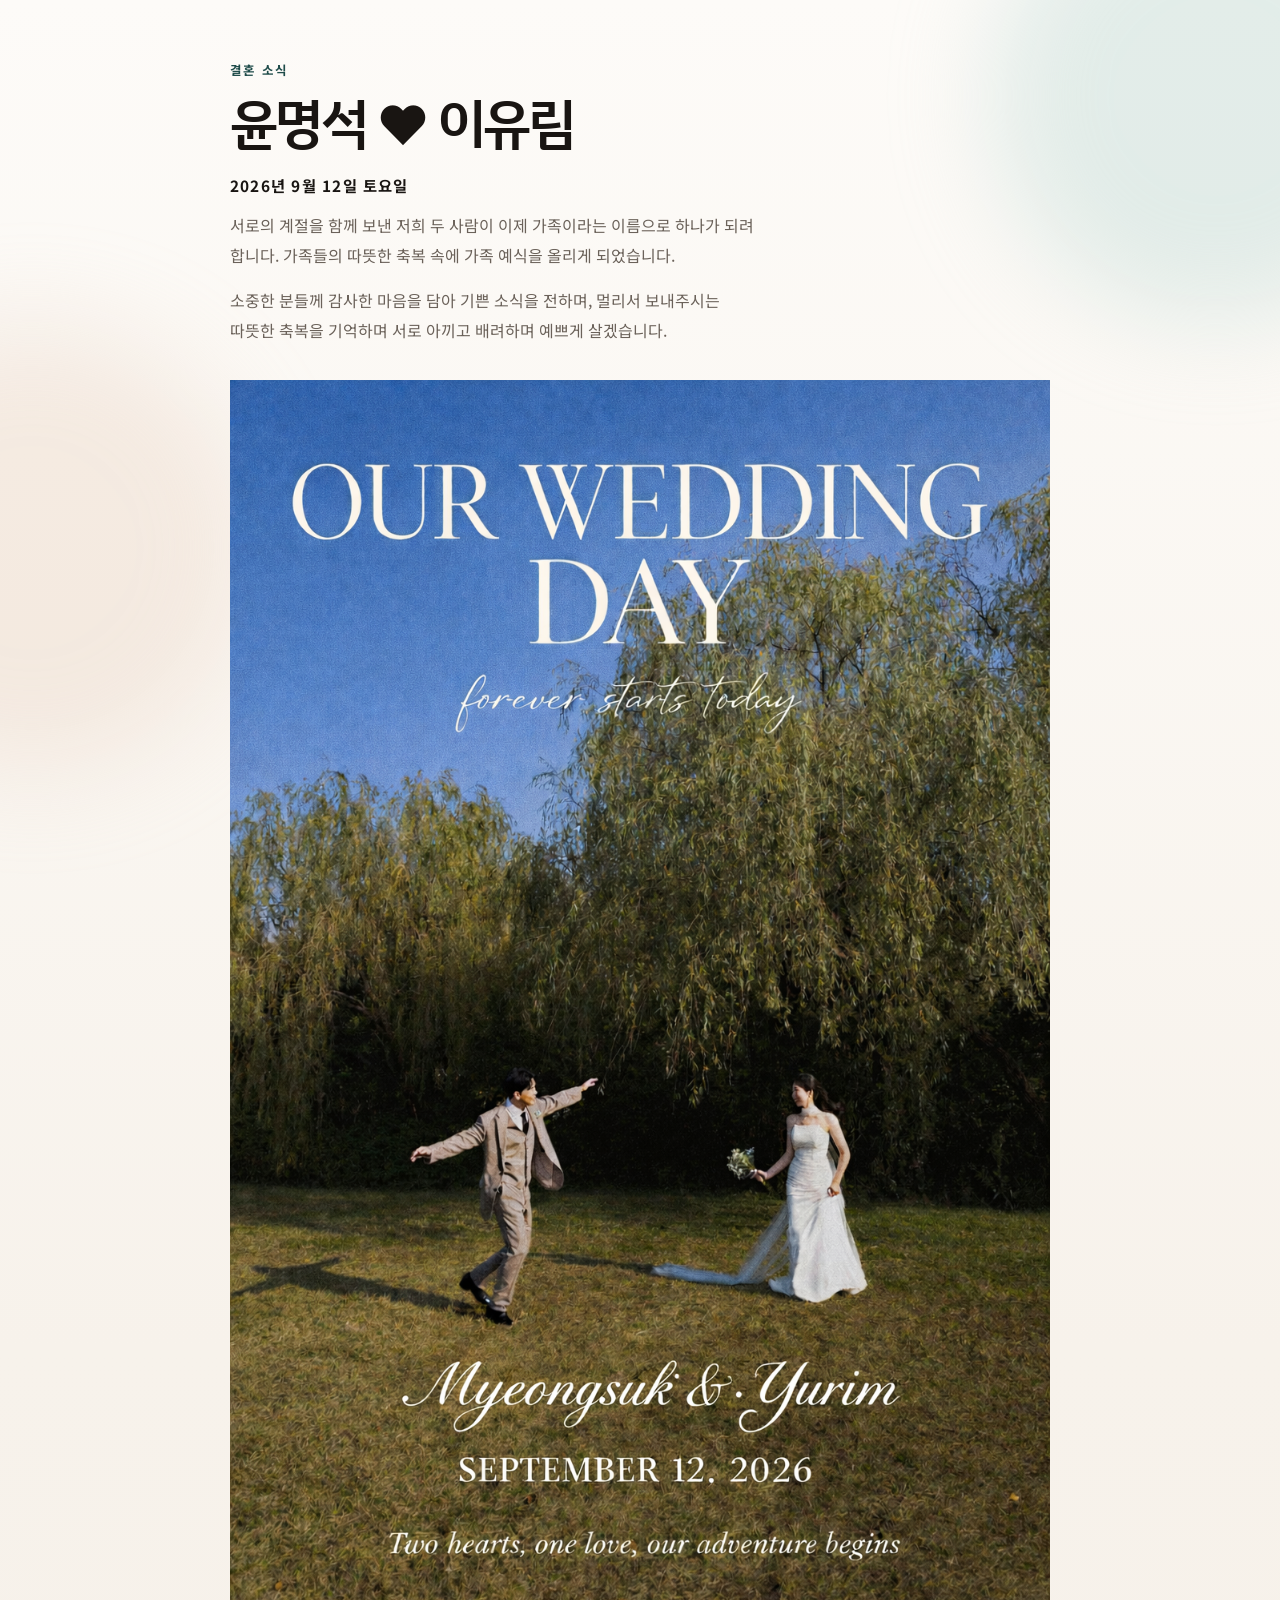
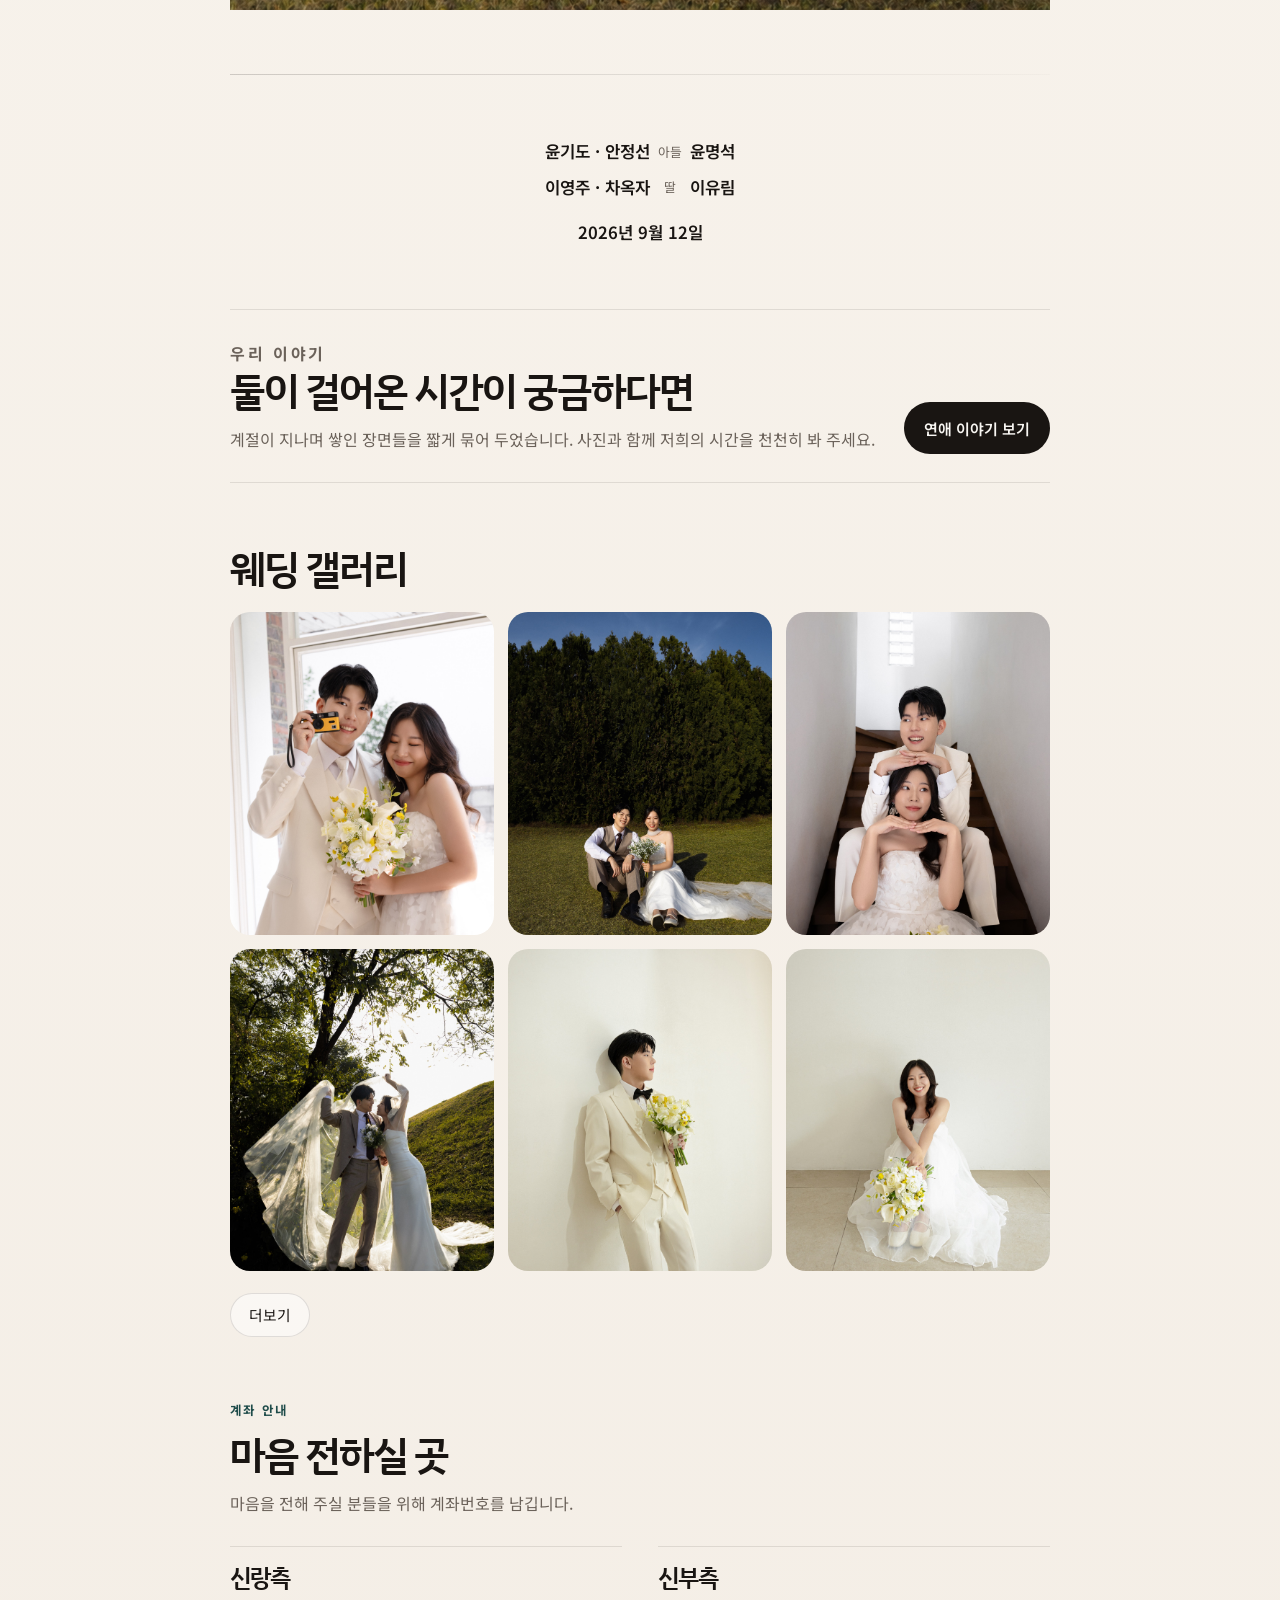
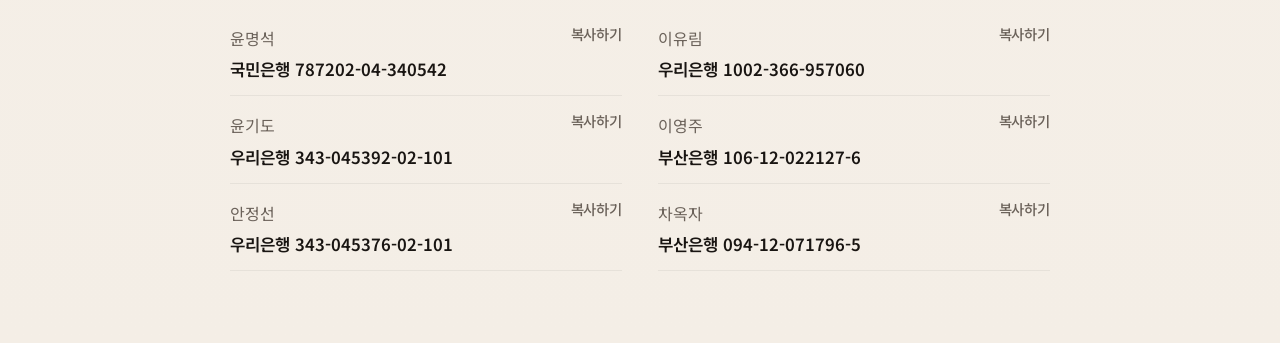
<file: index.html>
<!DOCTYPE html>
<html lang="ko">
<head>
  <meta charset="UTF-8">
  <meta name="viewport" content="width=device-width, initial-scale=1.0">
  <meta name="description" content="윤명석, 이유림의 결혼 소식을 전하는 모바일 청첩장">
  <title>윤명석 ♥ 이유림 결혼 알림장</title>
  <link rel="icon" type="image/svg+xml" href="favicon.svg">
  <link rel="preconnect" href="https://fonts.googleapis.com">
  <link rel="preconnect" href="https://fonts.gstatic.com" crossorigin>
  <link href="https://fonts.googleapis.com/css2?family=IBM+Plex+Sans+KR:wght@400;500;600;700&family=Noto+Sans+KR:wght@300;400;500;700&display=swap" rel="stylesheet">
  <link rel="stylesheet" href="styles.css">
</head>
<body data-page="home">
  <audio id="bgm-player" autoplay loop preload="auto" playsinline>
    <source src="bgm/bgm.m4a" type="audio/mp4">
    <source src="bgm/bgm.mp3" type="audio/mpeg">
  </audio>
  <button id="bgm-toggle" class="bgm-toggle" type="button" hidden>음악 켜기</button>
  <div class="ambient ambient--one"></div>
  <div class="ambient ambient--two"></div>

  <div class="page-shell">
    <header class="hero">
      <p class="hero__kicker">결혼 소식</p>
      <h1 class="hero__title">윤명석 ♥ 이유림</h1>
      <p class="hero__date">2026년 9월 12일 토요일</p>
      <p class="hero__lead">
        서로의 계절을 함께 보낸 저희 두 사람이 이제 가족이라는 이름으로 하나가 되려 합니다.
        가족들의 따뜻한 축복 속에 가족 예식을 올리게 되었습니다.
      </p>
      <p class="hero__lead">
        소중한 분들께 감사한 마음을 담아 기쁜 소식을 전하며,
        멀리서 보내주시는 따뜻한 축복을 기억하며
        서로 아끼고 배려하며 예쁘게 살겠습니다.
      </p>
      <div class="hero__photo">
        <img class="hero__image" src="main.png" alt="윤명석과 이유림의 메인 사진">
      </div>
    </header>

    <main class="flow">
      <section class="details">
        <div class="details__line"></div>
        <div class="details__grid">
          <div class="details__item">
            <strong>윤기도 · 안정선 <span class="details__inline-subtext">아들</span> 윤명석</strong>
          </div>
          <div class="details__item">
            <strong>이영주 · 차옥자 <span class="details__inline-subtext">딸</span> 이유림</strong>
          </div>
          <div class="details__item details__item--date">
            <strong>2026년 9월 12일</strong>
          </div>
        </div>
      </section>

      <section class="story-callout">
        <div>
          <p class="section-label">우리 이야기</p>
          <h2>둘이 걸어온 시간이 궁금하다면</h2>
          <p>
            계절이 지나며 쌓인 장면들을 짧게 묶어 두었습니다.
            사진과 함께 저희의 시간을 천천히 봐 주세요.
          </p>
        </div>
        <a class="button" href="story.html">연애 이야기 보기</a>
      </section>

      <section class="gallery-section">
        <div class="section-heading">
          <h2>웨딩 갤러리</h2>
        </div>
        <div id="gallery-grid" class="gallery-grid" aria-live="polite"></div>
        <button id="gallery-toggle" class="gallery-toggle" type="button" hidden>더보기</button>
      </section>

      <section class="accounts" id="accounts-section">
        <div class="section-heading">
          <p class="section-label">계좌 안내</p>
          <h2>마음 전하실 곳</h2>
        </div>
        <p class="accounts__lead">
          마음을 전해 주실 분들을 위해 계좌번호를 남깁니다.
        </p>
        <div class="account-table">
          <article class="account-group">
            <h3>신랑측</h3>
            <div class="account-row">
              <span>윤명석</span>
              <strong class="account-copy-target" data-copy="국민은행 787202-04-340542">국민은행 787202-04-340542</strong>
              <button
                class="copy-button"
                type="button"
                data-copy="국민은행 787202-04-340542"
              >복사하기</button>
            </div>
            <div class="account-row">
              <span>윤기도</span>
              <strong class="account-copy-target" data-copy="우리은행 343-045392-02-101">우리은행 343-045392-02-101</strong>
              <button
                class="copy-button"
                type="button"
                data-copy="우리은행 343-045392-02-101"
              >복사하기</button>
            </div>
            <div class="account-row">
              <span>안정선</span>
              <strong class="account-copy-target" data-copy="우리은행 343-045376-02-101">우리은행 343-045376-02-101</strong>
              <button
                class="copy-button"
                type="button"
                data-copy="우리은행 343-045376-02-101"
              >복사하기</button>
            </div>
          </article>
          <article class="account-group">
            <h3>신부측</h3>
            <div class="account-row">
              <span>이유림</span>
              <strong class="account-copy-target" data-copy="우리은행 1002-366-957060">우리은행 1002-366-957060</strong>
              <button
                class="copy-button"
                type="button"
                data-copy="우리은행 1002-366-957060"
              >복사하기</button>
            </div>
            <div class="account-row">
              <span>이영주</span>
              <strong class="account-copy-target" data-copy="부산은행 106-12-022127-6">부산은행 106-12-022127-6</strong>
              <button
                class="copy-button"
                type="button"
                data-copy="부산은행 106-12-022127-6"
              >복사하기</button>
            </div>
            <div class="account-row">
              <span>차옥자</span>
              <strong class="account-copy-target" data-copy="부산은행 094-12-071796-5">부산은행 094-12-071796-5</strong>
              <button
                class="copy-button"
                type="button"
                data-copy="부산은행 094-12-071796-5"
              >복사하기</button>
            </div>
          </article>
        </div>
      </section>
    </main>
  </div>

  <script src="site-data.js"></script>
  <script src="script.js"></script>
</body>
</html>
</file>
<file: styles.css>
:root {
  --bg: #f6f1ea;
  --bg-soft: #fbf8f4;
  --paper: rgba(255, 255, 255, 0.54);
  --text: #191512;
  --muted: #6b625a;
  --line: rgba(25, 21, 18, 0.1);
  --accent: #1f4c4a;
  --accent-soft: rgba(31, 76, 74, 0.1);
  --shadow: 0 24px 70px rgba(45, 36, 30, 0.08);
}

* {
  box-sizing: border-box;
}

html {
  scroll-behavior: smooth;
}

body {
  position: relative;
  margin: 0;
  min-height: 100vh;
  color: var(--text);
  font-family: "Noto Sans KR", sans-serif;
  background:
    linear-gradient(180deg, #fdfbf8 0%, #f7f2eb 38%, #f4eee6 100%);
  overflow-x: hidden;
}

body.viewer-open {
  overflow: hidden;
}

.bgm-toggle {
  position: fixed;
  right: 16px;
  bottom: 16px;
  z-index: 55;
  min-height: 38px;
  padding: 0 14px;
  border: 0;
  border-radius: 999px;
  background: rgba(25, 21, 18, 0.78);
  color: #fff;
  font: inherit;
  font-size: 0.88rem;
  cursor: pointer;
  backdrop-filter: blur(12px);
  -webkit-backdrop-filter: blur(12px);
}

img {
  display: block;
  max-width: 100%;
}

a {
  color: inherit;
  text-decoration: none;
}

.ambient {
  position: fixed;
  inset: auto;
  width: 28rem;
  height: 28rem;
  border-radius: 50%;
  filter: blur(50px);
  opacity: 0.5;
  pointer-events: none;
  z-index: 0;
}

.ambient--one {
  top: -8rem;
  right: -10rem;
  background: rgba(194, 220, 216, 0.9);
}

.ambient--two {
  left: -12rem;
  bottom: 8rem;
  background: rgba(233, 207, 190, 0.65);
}

.page-shell {
  position: relative;
  z-index: 1;
  width: min(100%, 860px);
  margin: 0 auto;
  padding: 28px 20px 72px;
}

.page-shell--story {
  width: min(100%, 920px);
}

.hero,
.story-hero,
.narrative,
.details,
.story-callout,
.gallery-section,
.accounts {
  position: relative;
}

.hero {
  padding-top: 1.2rem;
}

.hero__kicker,
.section-label {
  margin: 0 0 14px;
  color: var(--accent);
  font-size: 0.78rem;
  font-weight: 700;
  letter-spacing: 0.18em;
  text-transform: uppercase;
}

.hero__title,
h2,
h3 {
  margin: 0;
  font-family: "IBM Plex Sans KR", "Noto Sans KR", sans-serif;
  letter-spacing: -0.05em;
  line-height: 1.08;
}

.hero__title {
  font-size: clamp(2rem, 7vw, 3.4rem);
  font-weight: 600;
  max-width: none;
}

.hero__date {
  margin: 22px 0 0;
  font-size: 0.96rem;
  font-weight: 700;
  letter-spacing: 0.08em;
  text-transform: uppercase;
}

.hero__lead,
.narrative__body p,
.story-callout p,
.accounts__lead,
.story-card p,
.account-row span,
.empty-state {
  margin: 0;
  color: var(--muted);
  font-size: 1rem;
  line-height: 1.9;
}

.hero__lead {
  max-width: 33rem;
  margin-top: 14px;
  font-family: "Noto Sans KR", sans-serif;
  word-break: keep-all;
  overflow-wrap: normal;
}

.hero__photo {
  position: relative;
  margin-top: 28px;
}

.hero__image {
  width: 100%;
  height: auto;
}

.flow {
  display: grid;
  gap: 64px;
  margin-top: 64px;
}

.narrative__body {
  display: grid;
  gap: 18px;
  max-width: 42rem;
}

.details {
  display: grid;
  gap: 0;
  padding: 0;
}

.details__line {
  width: 100%;
  height: 1px;
  margin: 0 0 64px;
  background: linear-gradient(90deg, rgba(25, 21, 18, 0.18), rgba(25, 21, 18, 0.02));
}

.details__grid {
  display: grid;
  gap: 10px;
}

.details__item {
  display: flex;
  align-items: center;
  justify-content: center;
  text-align: center;
  min-height: 1.6em;
}

.details__item--date {
  margin-top: 10px;
}

.details strong,
.account-row strong {
  font-size: 1.05rem;
  font-weight: 600;
}

.details__inline-subtext {
  display: inline-block;
  min-width: 2.4em;
  color: var(--muted);
  font-size: 0.8rem;
  font-weight: 400;
  line-height: 1;
  text-align: center;
  vertical-align: 0.12em;
}

.story-callout {
  display: grid;
  gap: 20px;
  padding: 28px 0;
  border-top: 1px solid var(--line);
  border-bottom: 1px solid var(--line);
}

.story-callout h2,
.section-heading h2 {
  font-size: clamp(1.65rem, 6vw, 2.5rem);
  font-weight: 600;
  margin-bottom: 12px;
}

.button {
  display: inline-flex;
  align-items: center;
  justify-content: center;
  min-height: 52px;
  width: fit-content;
  padding: 0 20px;
  border-radius: 999px;
  background: var(--text);
  color: #f8f6f2;
  font-size: 0.94rem;
  font-weight: 600;
  transition: transform 180ms ease, opacity 180ms ease, background 180ms ease;
}

.button:hover {
  transform: translateY(-1px);
  opacity: 0.92;
}

.button--quiet {
  background: transparent;
  color: var(--text);
  border: 1px solid rgba(25, 21, 18, 0.14);
}

.story-hero .button--quiet {
  margin-top: 10px;
}

.gallery-grid {
  display: grid;
  grid-template-columns: repeat(2, minmax(0, 1fr));
  gap: 12px;
  margin-top: 22px;
}

.gallery-grid--collapsed .gallery-item:nth-child(n + 5) {
  display: none;
}

.gallery-item {
  appearance: none;
  padding: 0;
  border: 0;
  width: 100%;
  cursor: pointer;
  overflow: hidden;
  border-radius: 20px;
  background: var(--paper);
}

.gallery-item img {
  width: 100%;
  aspect-ratio: 1 / 1.22;
  object-fit: cover;
  transition: transform 300ms ease;
  vertical-align: top;
}

.gallery-item:hover img,
.story-card:hover .story-card__image.is-active {
  transform: scale(1.03);
}

.gallery-toggle {
  display: inline-flex;
  align-items: center;
  justify-content: center;
  min-height: 44px;
  margin: 22px auto 0;
  padding: 0 18px;
  border: 1px solid rgba(25, 21, 18, 0.12);
  border-radius: 999px;
  background: rgba(255, 255, 255, 0.5);
  color: var(--text);
  font: inherit;
  font-size: 0.92rem;
  cursor: pointer;
}

.accounts__lead {
  max-width: 34rem;
}

.account-table {
  display: grid;
  gap: 28px;
  margin-top: 28px;
}

.account-group {
  padding-top: 18px;
  border-top: 1px solid var(--line);
}

.account-group h3 {
  font-size: 1.5rem;
  font-weight: 600;
  margin-bottom: 18px;
}

.account-row {
  display: grid;
  grid-template-columns: minmax(0, 1fr) auto;
  column-gap: 18px;
  row-gap: 4px;
  align-items: start;
  padding: 14px 0;
  border-bottom: 1px solid rgba(25, 21, 18, 0.06);
  cursor: pointer;
}

.account-row span {
  grid-column: 1;
  grid-row: 1;
}

.account-row strong {
  grid-column: 1;
  grid-row: 2;
}

.account-copy-target {
  width: fit-content;
  cursor: pointer;
}

.copy-button {
  grid-column: 2;
  grid-row: 1;
  align-self: start;
  justify-self: end;
  padding: 0;
  border: 0;
  background: transparent;
  color: var(--muted);
  font: inherit;
  font-size: 0.9rem;
  font-weight: 500;
  letter-spacing: -0.01em;
  cursor: pointer;
}

.copy-toast {
  position: fixed;
  left: 50%;
  bottom: 28px;
  z-index: 60;
  width: max-content;
  max-width: min(calc(100vw - 32px), 420px);
  padding: 10px 14px;
  border-radius: 999px;
  background: rgba(25, 21, 18, 0.82);
  color: #fff;
  font-size: 0.9rem;
  line-height: 1;
  text-align: center;
  word-break: keep-all;
  overflow-wrap: break-word;
  transform: translate(-50%, 12px);
  opacity: 0;
  pointer-events: none;
  transition: opacity 180ms ease, transform 180ms ease;
  backdrop-filter: blur(12px);
  -webkit-backdrop-filter: blur(12px);
}

.copy-toast.is-visible {
  opacity: 1;
  transform: translate(-50%, 0);
}

.copy-toast.is-error {
  background: rgba(110, 38, 44, 0.88);
}

.story-hero {
  padding-top: 1.2rem;
}

.story-grid {
  display: grid;
  gap: 36px;
}

.story-card {
  display: grid;
  gap: 18px;
}

.story-card__media {
  position: relative;
  width: 100%;
  aspect-ratio: 4 / 5;
  overflow: hidden;
  border-radius: 24px;
  box-shadow: var(--shadow);
}

.story-card__image {
  position: absolute;
  inset: 0;
  width: 100%;
  height: 100%;
  object-fit: cover;
  opacity: 0;
  transition: opacity 700ms ease, transform 700ms ease;
}

.story-card__image.is-active {
  opacity: 1;
}

.story-card__dots {
  position: absolute;
  left: 50%;
  bottom: 14px;
  z-index: 1;
  display: inline-flex;
  gap: 6px;
  transform: translateX(-50%);
}

.story-card__dot {
  width: 6px;
  height: 6px;
  border-radius: 999px;
  background: rgba(255, 255, 255, 0.38);
  transition: transform 220ms ease, background 220ms ease;
}

.story-card__dot.is-active {
  background: rgba(255, 255, 255, 0.88);
  transform: scale(1.15);
}

.story-card__body {
  display: grid;
  gap: 10px;
  max-width: 34rem;
}

.story-card__tag {
  color: var(--accent);
  font-size: 0.78rem;
  font-weight: 700;
  letter-spacing: 0.16em;
  text-transform: uppercase;
}

.story-card h2 {
  font-size: clamp(1.6rem, 6vw, 2.3rem);
  font-weight: 600;
}

.empty-state {
  grid-column: 1 / -1;
  padding: 20px 0;
}

.gallery-viewer {
  position: fixed;
  inset: 0;
  z-index: 50;
  display: none;
  place-items: center;
}

.gallery-viewer.is-open {
  display: grid;
}

.gallery-viewer__backdrop {
  position: absolute;
  inset: 0;
  background:
    linear-gradient(180deg, #fdfbf8 0%, #f7f2eb 38%, #f4eee6 100%);
  transition: background 220ms ease;
}

.gallery-viewer__figure {
  position: relative;
  z-index: 1;
  margin: 0;
  width: 100%;
  height: 100dvh;
  display: grid;
  place-items: center;
  padding: 0;
}

.gallery-viewer__frame {
  width: 100%;
  height: 100dvh;
  display: grid;
  place-items: center;
}

.gallery-viewer__image {
  max-width: 100%;
  max-height: calc(100dvh - 56px);
  width: auto;
  height: auto;
  object-fit: contain;
  border-radius: 0;
}

.gallery-viewer__counter {
  position: absolute;
  bottom: 12px;
  left: 50%;
  transform: translateX(-50%);
  color: rgba(25, 21, 18, 0.7);
  font-size: 0.92rem;
  letter-spacing: 0.08em;
}

.gallery-viewer__close,
.gallery-viewer__nav {
  position: absolute;
  z-index: 2;
  display: inline-flex;
  align-items: center;
  justify-content: center;
  border: 0;
  cursor: pointer;
  color: var(--text);
  background: rgba(255, 255, 255, 0.14);
  backdrop-filter: blur(18px) saturate(140%);
  -webkit-backdrop-filter: blur(18px) saturate(140%);
  box-shadow: 0 6px 18px rgba(25, 21, 18, 0.03);
}

.gallery-viewer__close {
  top: 16px;
  right: 16px;
  width: 44px;
  height: 44px;
  border-radius: 999px;
  font-size: 1.9rem;
  line-height: 1;
}

.gallery-viewer__nav {
  top: 50%;
  transform: translateY(-50%);
  width: 44px;
  height: 64px;
  font-size: 2rem;
  color: rgba(25, 21, 18, 0.72);
}

.gallery-viewer__nav--prev {
  left: 12px;
  border-radius: 0 18px 18px 0;
}

.gallery-viewer__nav--next {
  right: 12px;
  border-radius: 18px 0 0 18px;
}

@media (min-width: 720px) {
  .page-shell {
    padding-top: 42px;
  }

  .hero__photo {
    margin-top: 34px;
  }

  .details__grid {
    grid-template-columns: 1fr;
    align-items: center;
  }

  .story-callout {
    grid-template-columns: minmax(0, 1fr) auto;
    align-items: end;
  }

  .gallery-grid {
    grid-template-columns: repeat(3, minmax(0, 1fr));
    gap: 14px;
  }

  .gallery-grid--collapsed .gallery-item:nth-child(n + 5) {
    display: block;
  }

  .gallery-grid--collapsed .gallery-item:nth-child(n + 7) {
    display: none;
  }

  .account-table {
    grid-template-columns: repeat(2, minmax(0, 1fr));
    column-gap: 36px;
  }

  .story-grid {
    gap: 56px;
  }

  .gallery-viewer__figure {
    padding: 0;
  }

  .gallery-viewer__close {
    top: 28px;
    right: 28px;
  }

  .gallery-viewer__nav--prev {
    left: 28px;
  }

  .gallery-viewer__nav--next {
    right: 28px;
  }

  .story-card:nth-child(even) {
    grid-template-columns: minmax(0, 1.2fr) minmax(280px, 0.8fr);
    align-items: end;
  }

  .story-card:nth-child(odd) {
    grid-template-columns: minmax(280px, 0.8fr) minmax(0, 1.2fr);
    align-items: end;
  }

  .story-card:nth-child(odd) .story-card__media {
    order: 2;
  }

  .story-card:nth-child(odd) .story-card__body {
    order: 1;
  }
}
</file>
